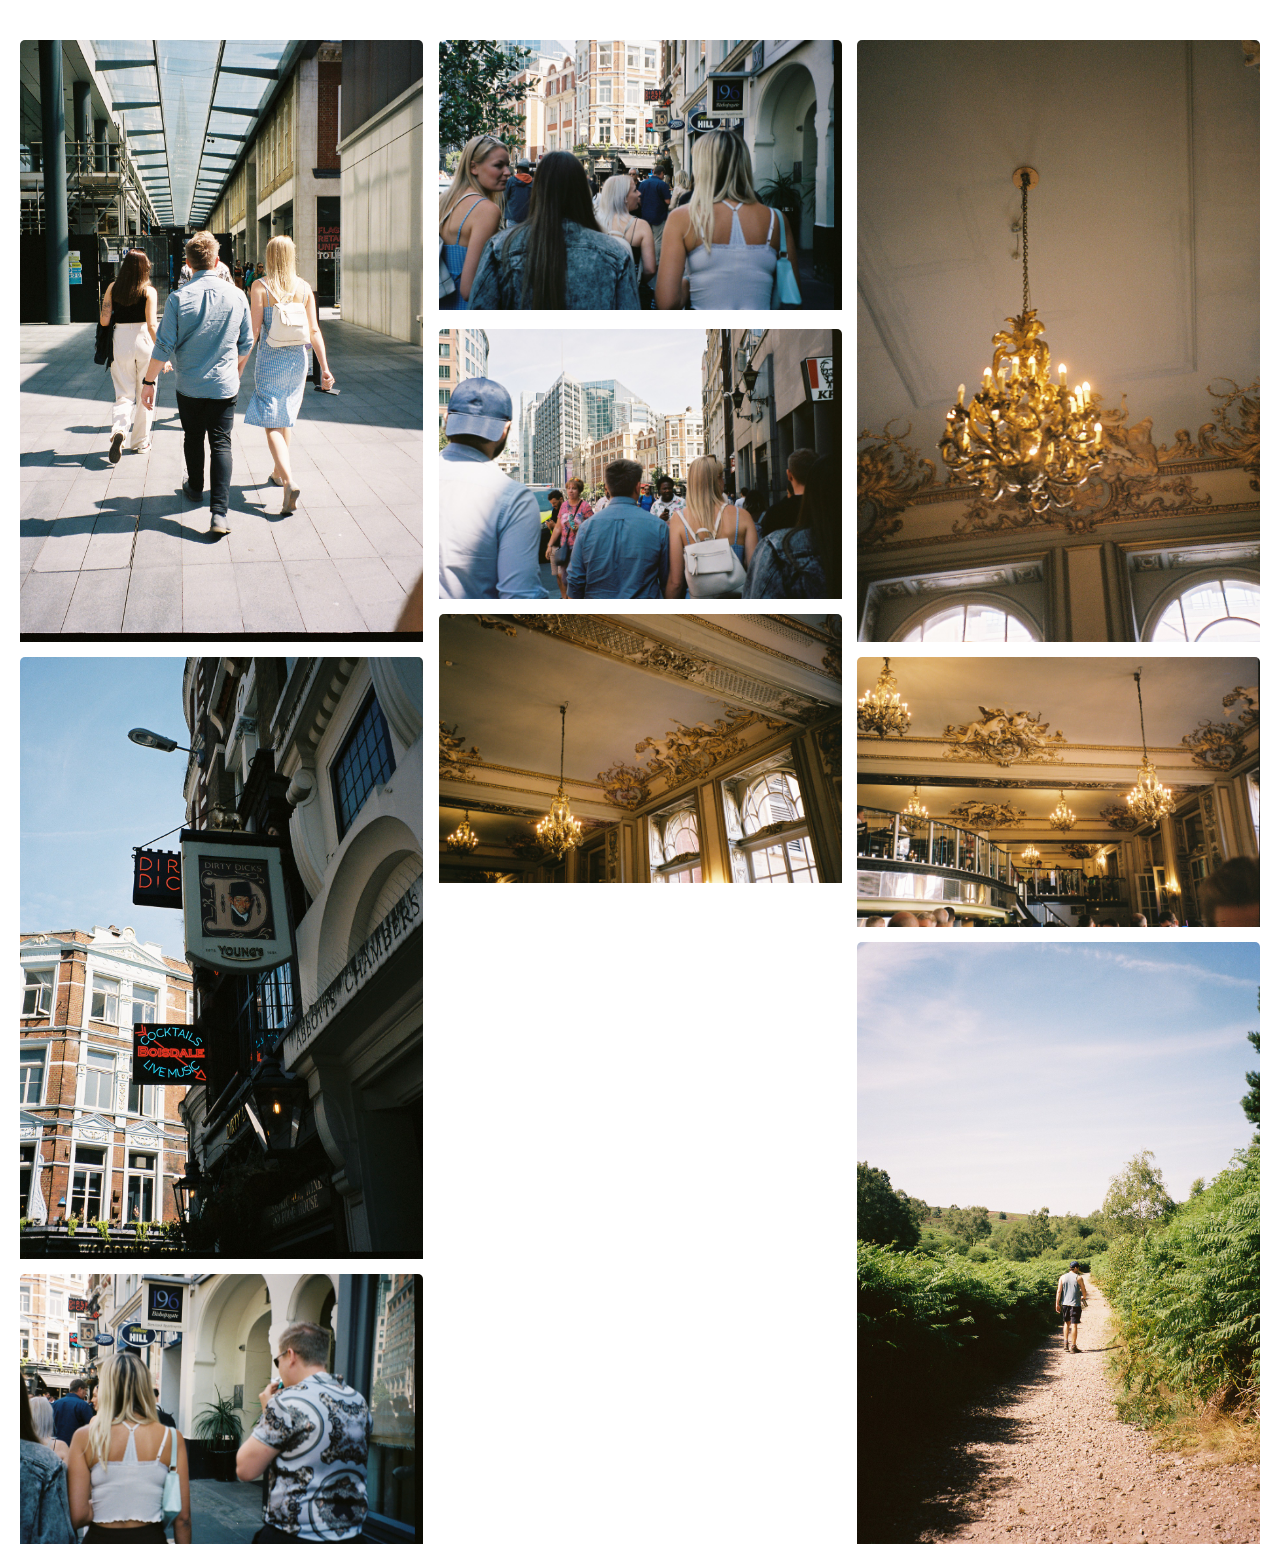
<file: GridPractice/index.html>
<!DOCTYPE html>
<html>
<head>
	<title>Masonry</title>
	<link rel="stylesheet" type="text/css" href="style.css">
</head>
<body>
  <div class="container">
    <div class="box">

      <div class="dream">
        <img src="cnv00002.jpg">
          <img src="cnv00003.jpg">
            <img src="cnv00004.jpg">

      </div>

        <div class="dream">
          <a href="https://google.com"><img src="cnv00005.jpg"></a>
            <img src="cnv00006.jpg">
              <img src="cnv00007.jpg">

      </div>

        <div class="dream">
          <img src="cnv00008.jpg">
            <img src="cnv00009.jpg">
              <img src="cnv00010.jpg">
      </div>






  </div>

</body>
</html>
</file>
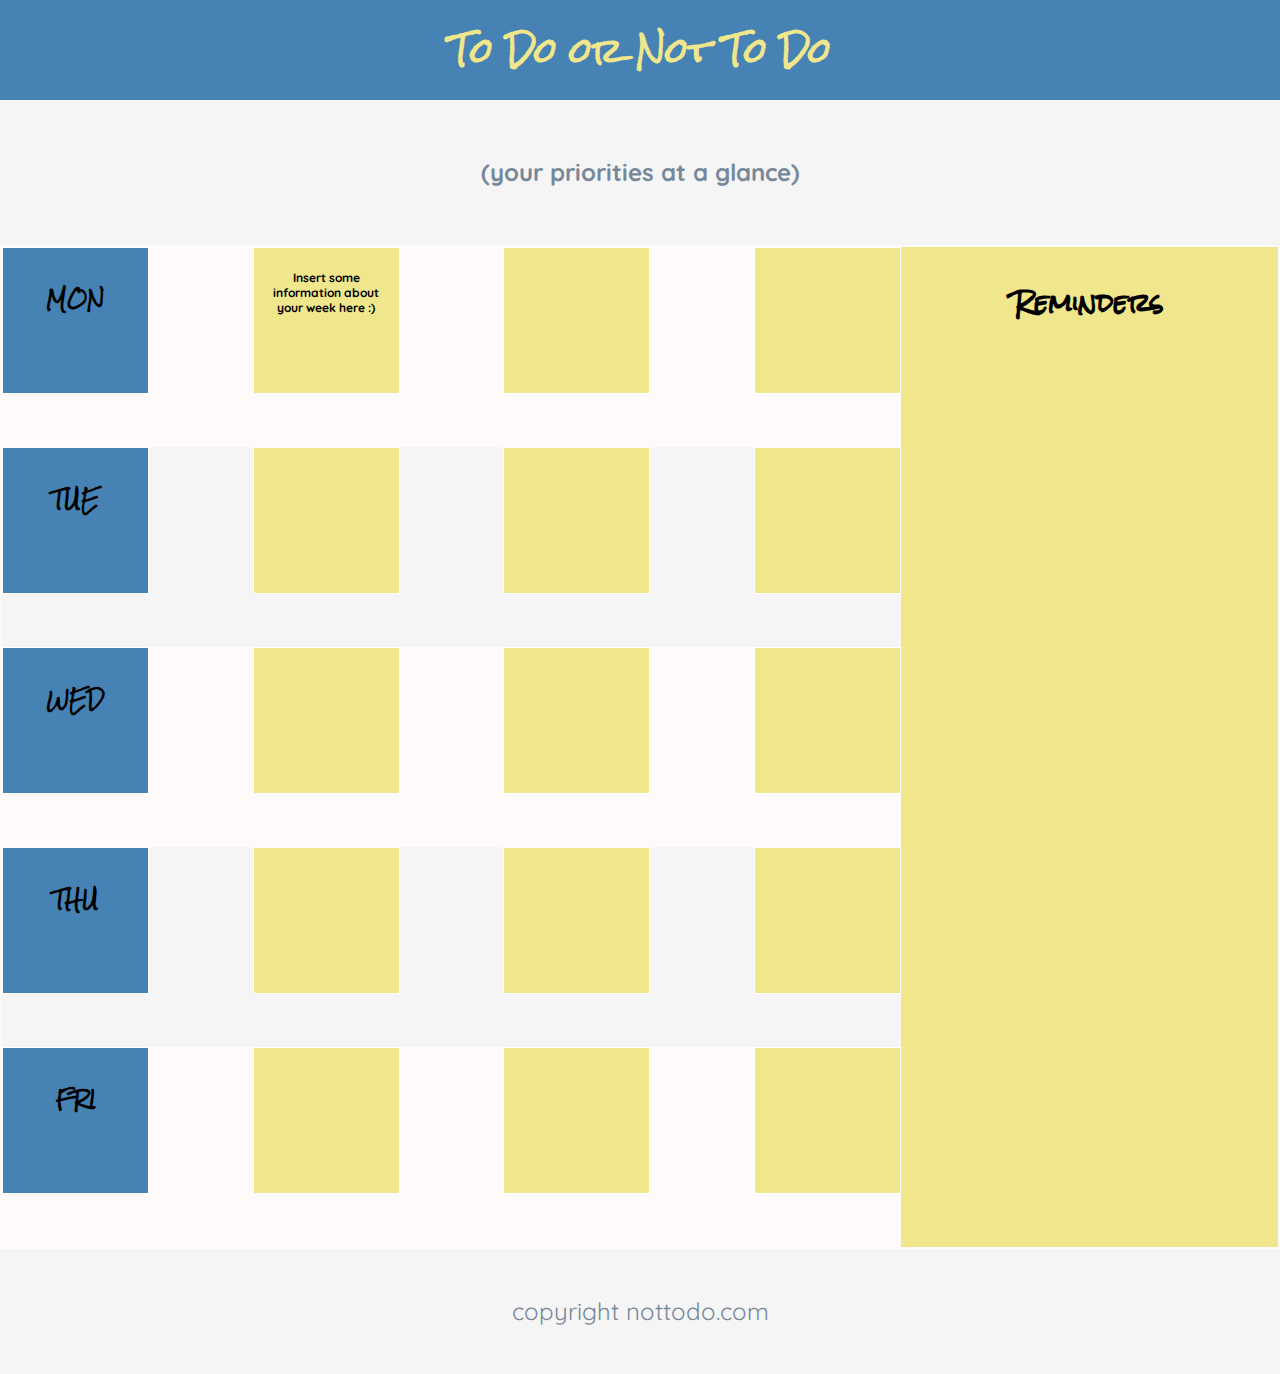
<file: Practice1/index.html>
<!DOCTYPE html>
<html>

<head>
  <title>To Do App</title>
  <link rel='stylesheet' href='style.css'>
  <link href='https://fonts.googleapis.com/css?family=Quicksand' rel='stylesheet'>
  <link href='https://fonts.googleapis.com/css?family=Rock+Salt' rel='stylesheet'>
</head>
<body>

  <!-- Header -->
  <div id='header'>
    <h1>To Do or Not To Do</h1>
    <h2 class='tagline'>(your priorities at a glance)</h2>
  </div>

  <!-- App Container -->
  <div class='container'>

    <!-- To Do Section -->
    <div class='week'>
      <div class='row secondary-background'>
        <div class='day square'><h3>MON</h3></div>
        <div class='task square'>
          <p> Insert some information about your week here :) </p>
        </div>
        <div class='task square'></div>
        <div class='task square'></div>
      </div>
      <div class='row'>
        <div class='day square'><h3>TUE</h3></div>
        <div class='task square'></div>
        <div class='task square'></div>
        <div class='task square'></div>
      </div>
      <div class='row secondary-background'>
        <div class='day square'><h3>WED</h3></div>
        <div class='task square'></div>
        <div class='task square'></div>
        <div class='task square'></div>
      </div>
      <div class='row'>
        <div class='day square'><h3>THU</h3></div>
        <div class='task square'></div>
        <div class='task square'></div>
        <div class='task square'></div>
      </div>
      <div class='row secondary-background'>
        <div class='day square'><h3>FRI</h3></div>
        <div class='task square'></div>
        <div class='task square'></div>
        <div class='task square'></div>
      </div>
    </div>

    <!-- Reminders Section -->
    <div class='reminders'>
      <h3>Reminders</h3>
    </div>
  </div>

  <!-- Footer -->
  <footer>
    <span class='tagline'>copyright nottodo.com</span>
  </footer>
</body>
</html>
</file>
<file: GridPractice/style.css>
*{
  margin: 0;
  padding: 0;
  box-sizing: border-box;
  font-family: 'Poppins', sans-serif;
}

.container{
  display: flex;
  flex-direction: column;
  justify-content: center;
  align-items: center;
  text-align: center;
  margin: 40px 20px 0 20px;
}

.container .box{
 display: flex;
 flex-direction: row;
 justify-content: space-between;
}

.container .box .dream{
  display: flex;
  flex-direction: column;
  width: 32.5%;
}

.container .box .dream img{
  width: 100%;
  padding-bottom: 15px;
  border-radius: 5px;
}

.container .btn{
  margin: 40px 0 70px 0;
  background: #222;
  padding: 15px 40px ;
  border-radius: 5px;
}

.container .btn a{
 color: #fff;
 font-size: 1.2em;
 text-decoration: none;
 font-weight: bolder;
 letter-spacing: 3px;
}

@media only screen and (max-width: 769px){
    .container .box{
   flex-direction: column;
  }

.container .box .dream{
  width: 100%;
}





}

@media only screen and (max-width: 643px){
.container .heading{
  width: 100%;
}
.container .heading h3{
  font-size: 1em;

}







}
</file>
<file: Practice1/style.css>
/* Universal Styles */
body {
  margin: 0px;
  background-color: whitesmoke;
  font-family: 'Rock Salt', cursive;
  text-align: center;
}

.secondary-background {
  background-color: snow;
}

.tagline {
  font-family: 'Quicksand', sans-serif;
  color: lightslategrey;
  line-height: 125px;
}

/* Header */
h1 {
  margin: 0;
  background-color: steelblue;
  line-height: 100px;
  color: khaki;
}

h2 {
  margin: 10px;
}

/* App Container */
.container {
  border: 2px solid snow;
  display: flex;
}

/* To Do Section */
.week {
  display: inline-flex;
  flex-grow: 3;
  flex-direction: column;
}

.row {
  min-height: 200px;
  display: flex;
  flex-wrap: wrap;
  justify-content: space-between;
  align-items: vertical;
}

.square {
  width: 125px;
  height: 125px;
  padding: 10px;
  display: flex;
  justify-content: center;
  align-items: vertical;
}

.day.square {
  background-color: steelblue;
  border: 1px solid white;
}

.task.square {
  background-color: khaki;
  border: 1px solid white;
}

.task p {
  font-family: 'Quicksand', sans-serif;
  font-weight: 700;
  font-size: 12px;
}

/* Reminders */
.reminders {
  background-color: khaki;
  display: inline-flex;
  flex-grow: 2;
}

.reminders h3 {
  width: 100%;
  margin: 10px;
  color: black;
  line-height: 90px;
  font-size: 24px;
}

/* Footer */
footer {
  font-size: 24px;
}
</file>
